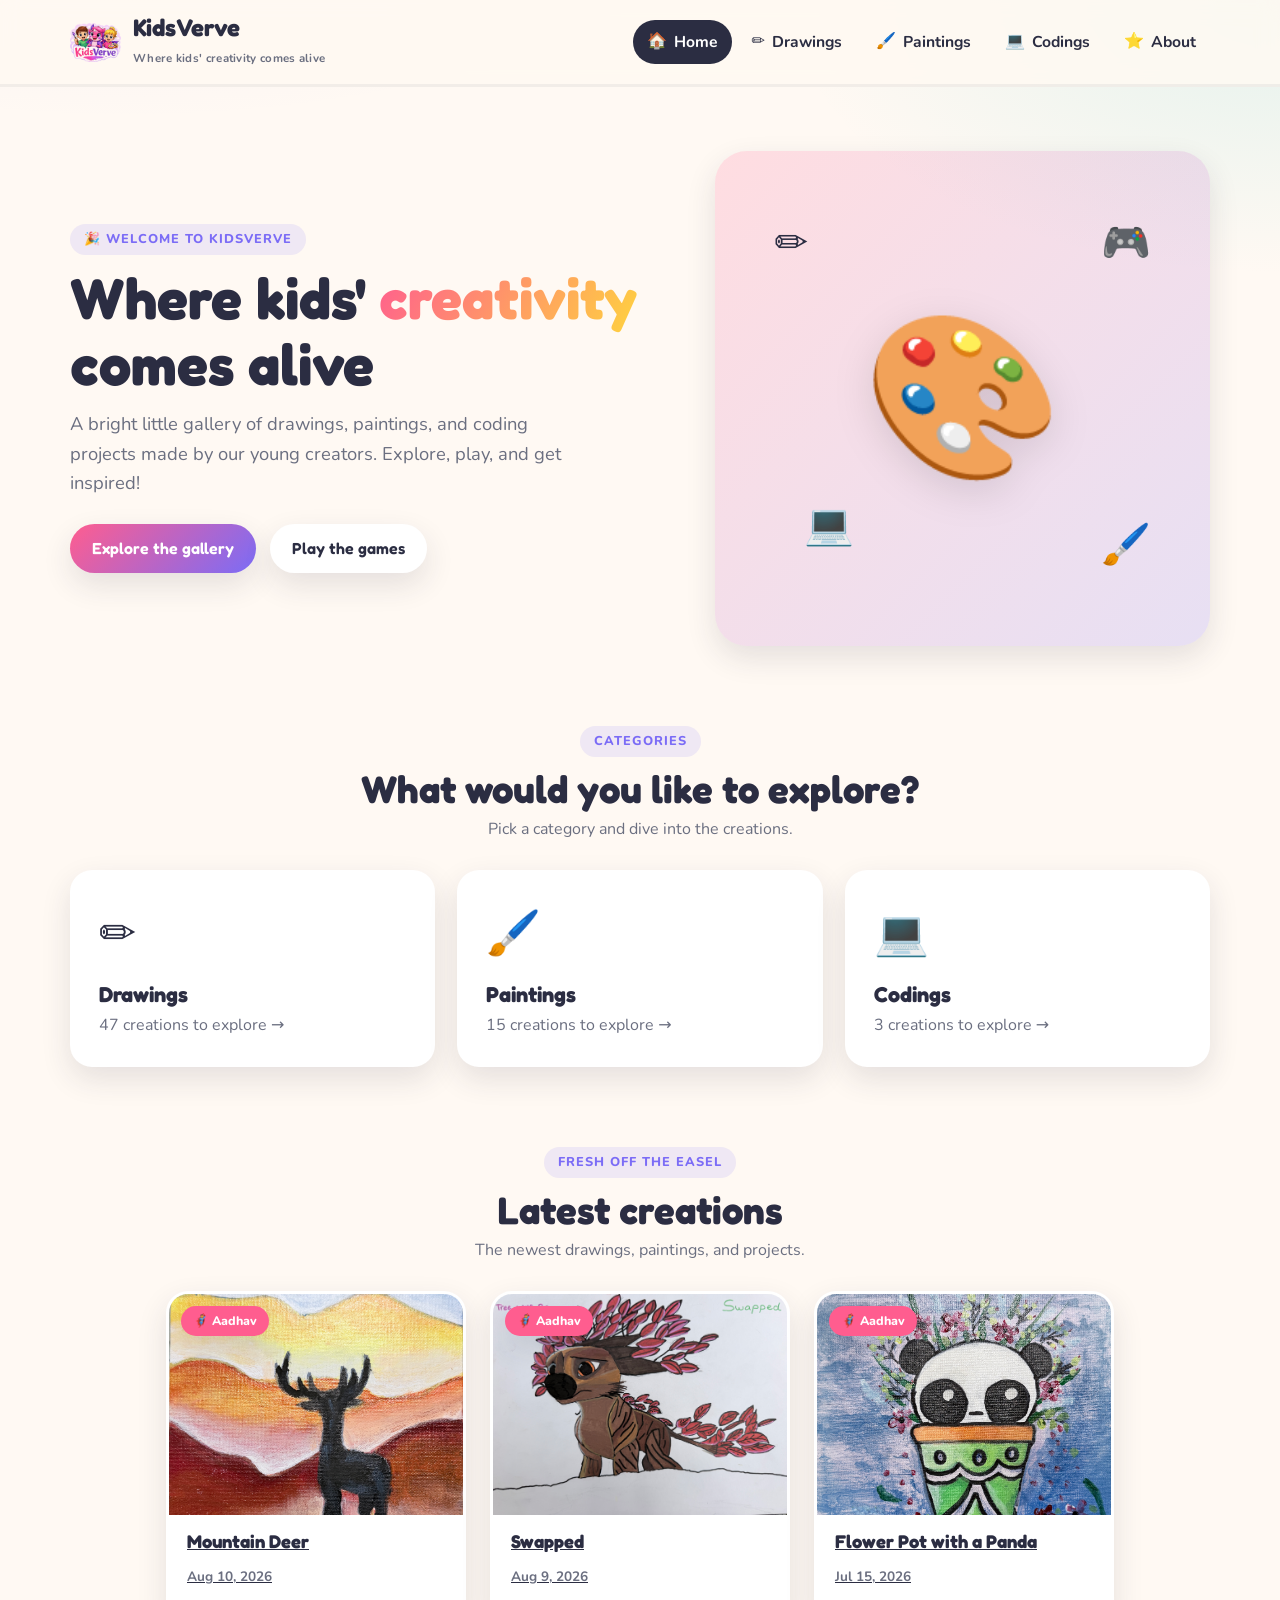
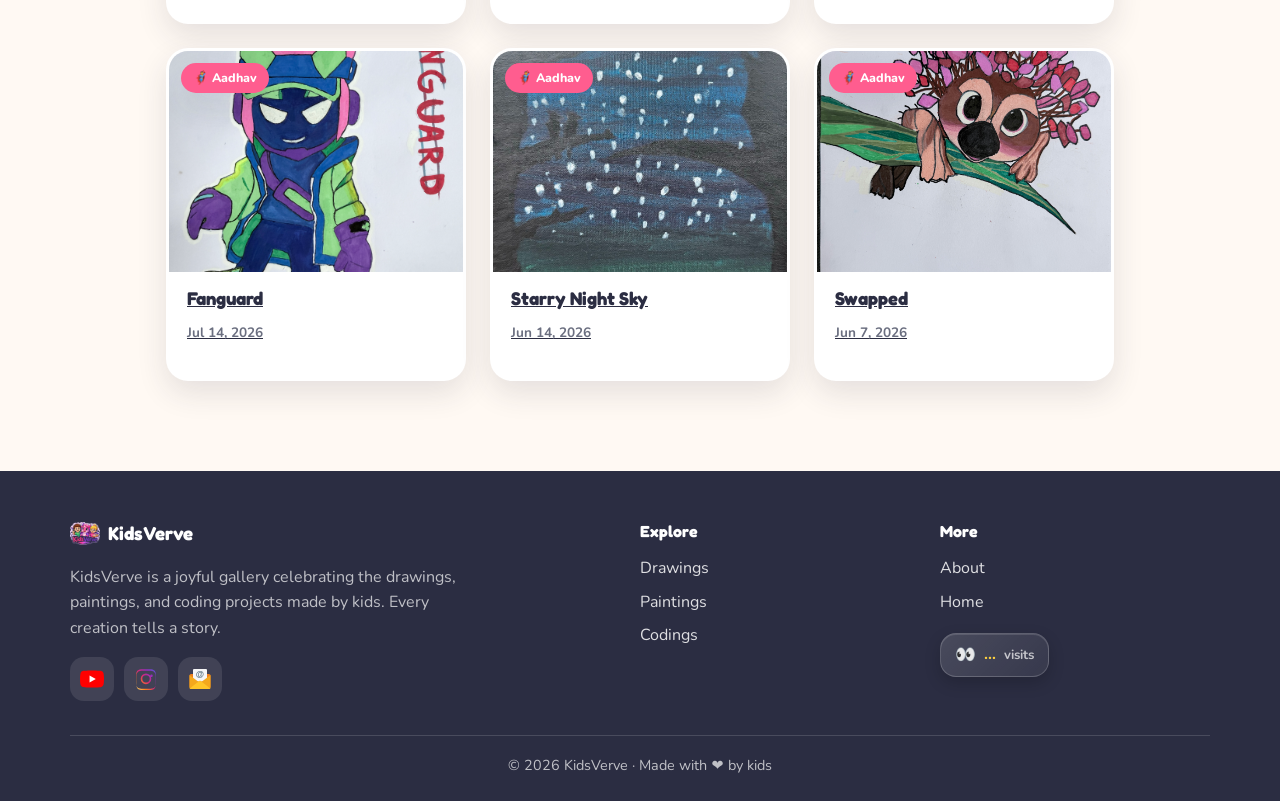
<file: index.html>
<!DOCTYPE html>
<html lang="en">
<head>
  <meta charset="UTF-8">
  <meta name="viewport" content="width=device-width, initial-scale=1.0">
  <title>KidsVerve · Where kids' creativity comes alive</title>
  <meta name="description" content="KidsVerve is a joyful gallery of drawings, paintings, and coding projects made by kids.">
  <link rel="icon" href="assets/util/kidsverve-logo.png">
  <link rel="preconnect" href="https://fonts.googleapis.com">
  <link rel="preconnect" href="https://fonts.gstatic.com" crossorigin>
  <link href="https://fonts.googleapis.com/css2?family=Fredoka:wght@500;600;700&family=Nunito:wght@400;600;700;800&display=swap" rel="stylesheet">
  <link rel="stylesheet" href="css/styles.css?v=3">
</head>
<body>
  <a class="skip-link" href="#main">Skip to content</a>
  <header class="site-header" id="site-header"></header>

  <main id="main">
    <section class="hero">
      <div class="container hero__grid">
        <div>
          <span class="eyebrow">🎉 Welcome to KidsVerve</span>
          <h1>Where kids' <span class="hl">creativity</span> comes alive</h1>
          <p>A bright little gallery of drawings, paintings, and coding projects made by our young creators. Explore, play, and get inspired!</p>
          <div class="hero__cta">
            <a class="btn btn--primary" href="drawings.html">Explore the gallery</a>
            <a class="btn btn--ghost" href="codings.html">Play the games</a>
          </div>
        </div>
        <div class="hero__art">
          <span class="blob" aria-hidden="true">🎨</span>
          <span class="floaty" aria-hidden="true">✏️</span>
          <span class="floaty" aria-hidden="true">🖌️</span>
          <span class="floaty" aria-hidden="true">💻</span>
          <span class="floaty" aria-hidden="true">🎮</span>
        </div>
      </div>
    </section>

    <section class="section">
      <div class="container">
        <div class="section__head">
          <span class="eyebrow">Categories</span>
          <h2>What would you like to explore?</h2>
          <p>Pick a category and dive into the creations.</p>
        </div>
        <div class="cats" data-cats></div>
      </div>
    </section>

    <section class="section">
      <div class="container">
        <div class="section__head">
          <span class="eyebrow">Fresh off the easel</span>
          <h2>Latest creations</h2>
          <p>The newest drawings, paintings, and projects.</p>
        </div>
        <div class="gallery" data-latest></div>
      </div>
    </section>
  </main>

  <footer class="site-footer" id="site-footer"></footer>
  <script type="module" src="js/home.js?v=6"></script>
</body>
</html>
</file>
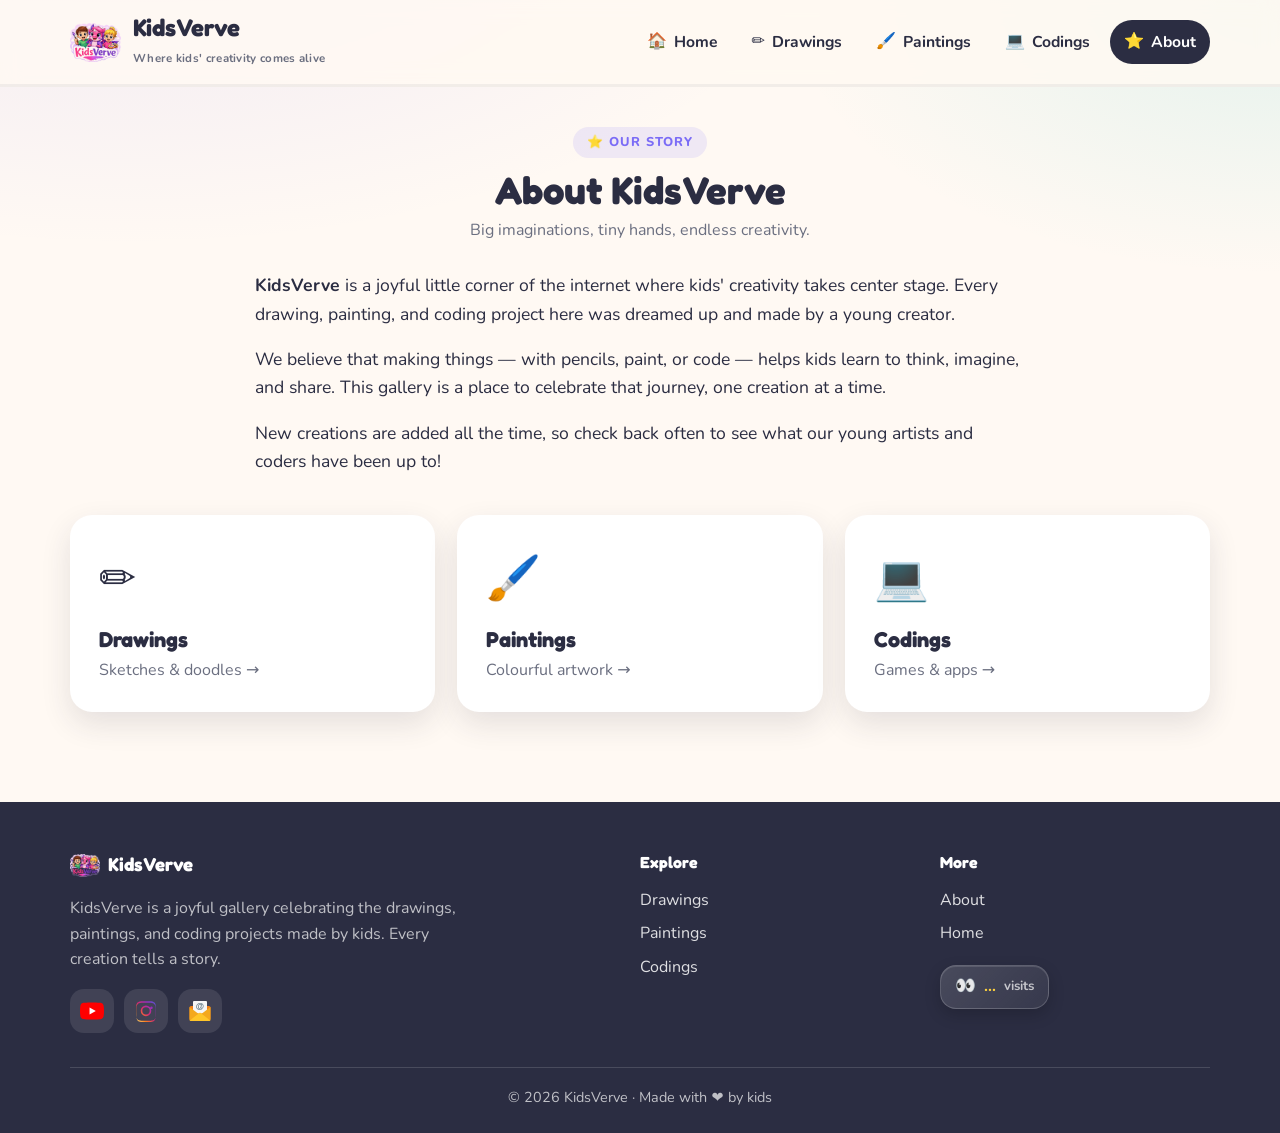
<file: about.html>
<!DOCTYPE html>
<html lang="en">
<head>
  <meta charset="UTF-8">
  <meta name="viewport" content="width=device-width, initial-scale=1.0">
  <title>About · KidsVerve</title>
  <meta name="description" content="Learn about KidsVerve, a joyful gallery of kids' creativity.">
  <link rel="icon" href="assets/util/kidsverve-logo.png">
  <link rel="preconnect" href="https://fonts.googleapis.com">
  <link rel="preconnect" href="https://fonts.gstatic.com" crossorigin>
  <link href="https://fonts.googleapis.com/css2?family=Fredoka:wght@500;600;700&family=Nunito:wght@400;600;700;800&display=swap" rel="stylesheet">
  <link rel="stylesheet" href="css/styles.css?v=3">
</head>
<body>
  <a class="skip-link" href="#main">Skip to content</a>
  <header class="site-header" id="site-header"></header>

  <main id="main" class="section">
    <div class="container">
      <div class="section__head">
        <span class="eyebrow">⭐ Our story</span>
        <h2>About KidsVerve</h2>
        <p>Big imaginations, tiny hands, endless creativity.</p>
      </div>

      <div style="max-width: 70ch; margin-inline: auto; font-size: 1.1rem;">
        <p><strong>KidsVerve</strong> is a joyful little corner of the internet where kids' creativity takes center stage. Every drawing, painting, and coding project here was dreamed up and made by a young creator.</p>
        <p>We believe that making things — with pencils, paint, or code — helps kids learn to think, imagine, and share. This gallery is a place to celebrate that journey, one creation at a time.</p>
        <p>New creations are added all the time, so check back often to see what our young artists and coders have been up to!</p>
      </div>

      <div class="cats" style="margin-top: 40px;">
        <a class="cat" href="drawings.html"><div class="cat__emoji">✏️</div><h3>Drawings</h3><p>Sketches & doodles →</p></a>
        <a class="cat" href="paintings.html"><div class="cat__emoji">🖌️</div><h3>Paintings</h3><p>Colourful artwork →</p></a>
        <a class="cat" href="codings.html"><div class="cat__emoji">💻</div><h3>Codings</h3><p>Games & apps →</p></a>
      </div>
    </div>
  </main>

  <footer class="site-footer" id="site-footer"></footer>
  <script type="module">
    import { initSite } from "./js/site.js?v=6";
    initSite().catch((e) => console.error(e));
  </script>
</body>
</html>
</file>
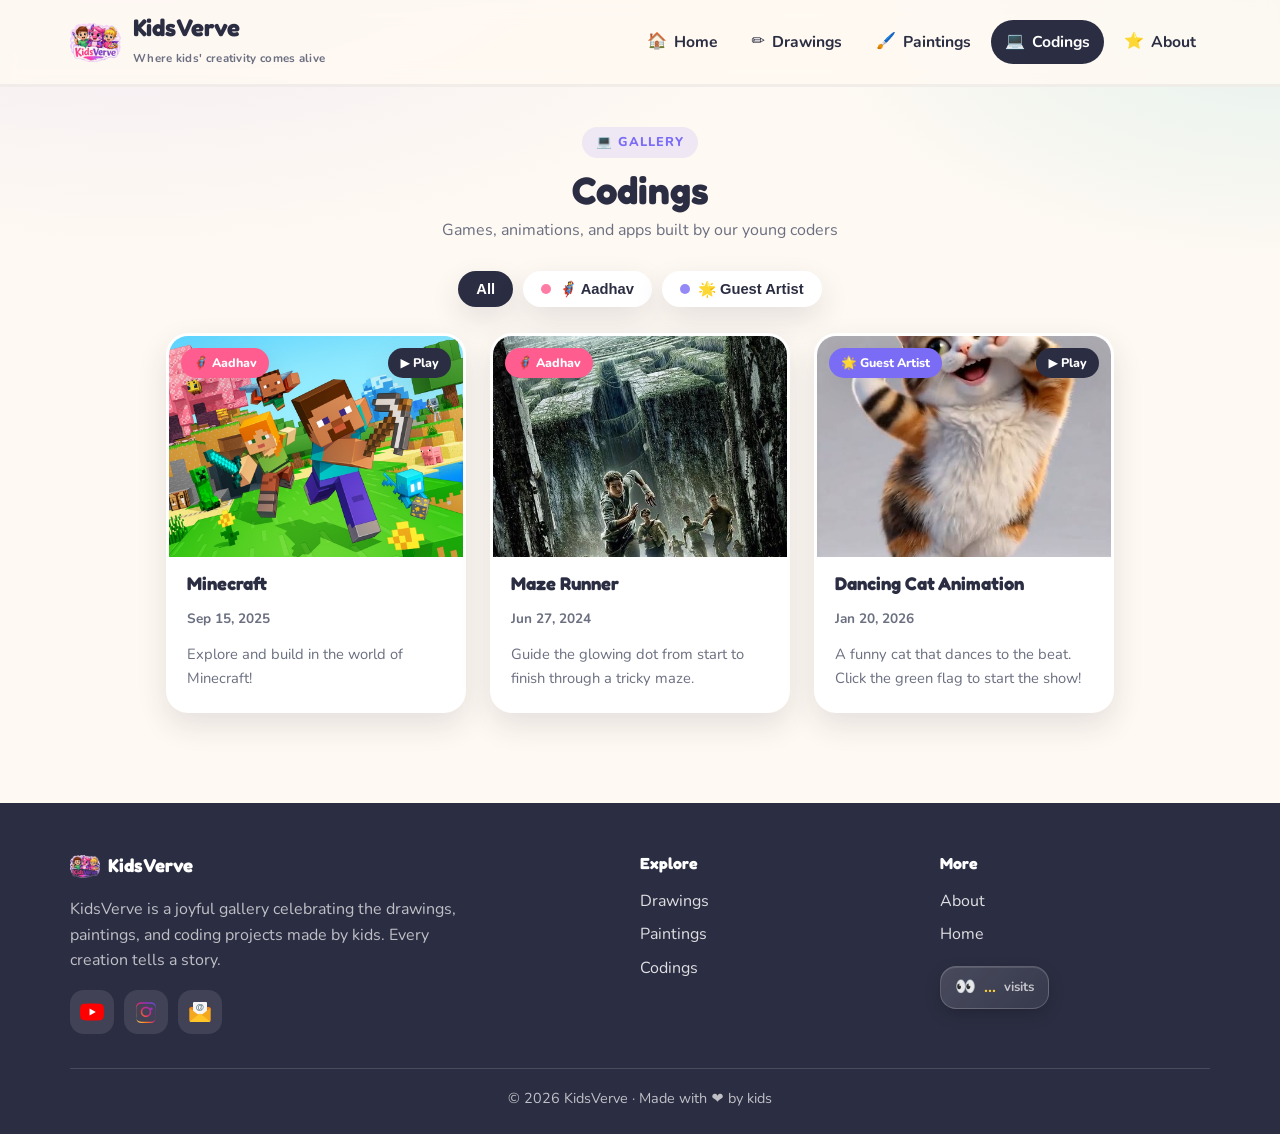
<file: codings.html>
<!DOCTYPE html>
<html lang="en">
<head>
  <meta charset="UTF-8">
  <meta name="viewport" content="width=device-width, initial-scale=1.0">
  <title>Codings · KidsVerve</title>
  <meta name="description" content="Games, animations, and apps built by the young coders at KidsVerve.">
  <link rel="icon" href="assets/util/kidsverve-logo.png">
  <link rel="preconnect" href="https://fonts.googleapis.com">
  <link rel="preconnect" href="https://fonts.gstatic.com" crossorigin>
  <link href="https://fonts.googleapis.com/css2?family=Fredoka:wght@500;600;700&family=Nunito:wght@400;600;700;800&display=swap" rel="stylesheet">
  <link rel="stylesheet" href="css/styles.css?v=3">
</head>
<body>
  <a class="skip-link" href="#main">Skip to content</a>
  <header class="site-header" id="site-header"></header>

  <main id="main" class="section" data-collection="data/codings.json">
    <div class="container">
      <div class="section__head">
        <span class="eyebrow">💻 Gallery</span>
        <h2 data-collection-title>Codings</h2>
        <p data-collection-subtitle>Loading…</p>
      </div>
      <div class="filters" data-filters hidden></div>
      <div class="gallery" data-gallery></div>
    </div>
  </main>

  <footer class="site-footer" id="site-footer"></footer>
  <script type="module" src="js/gallery.js?v=6"></script>
</body>
</html>
</file>
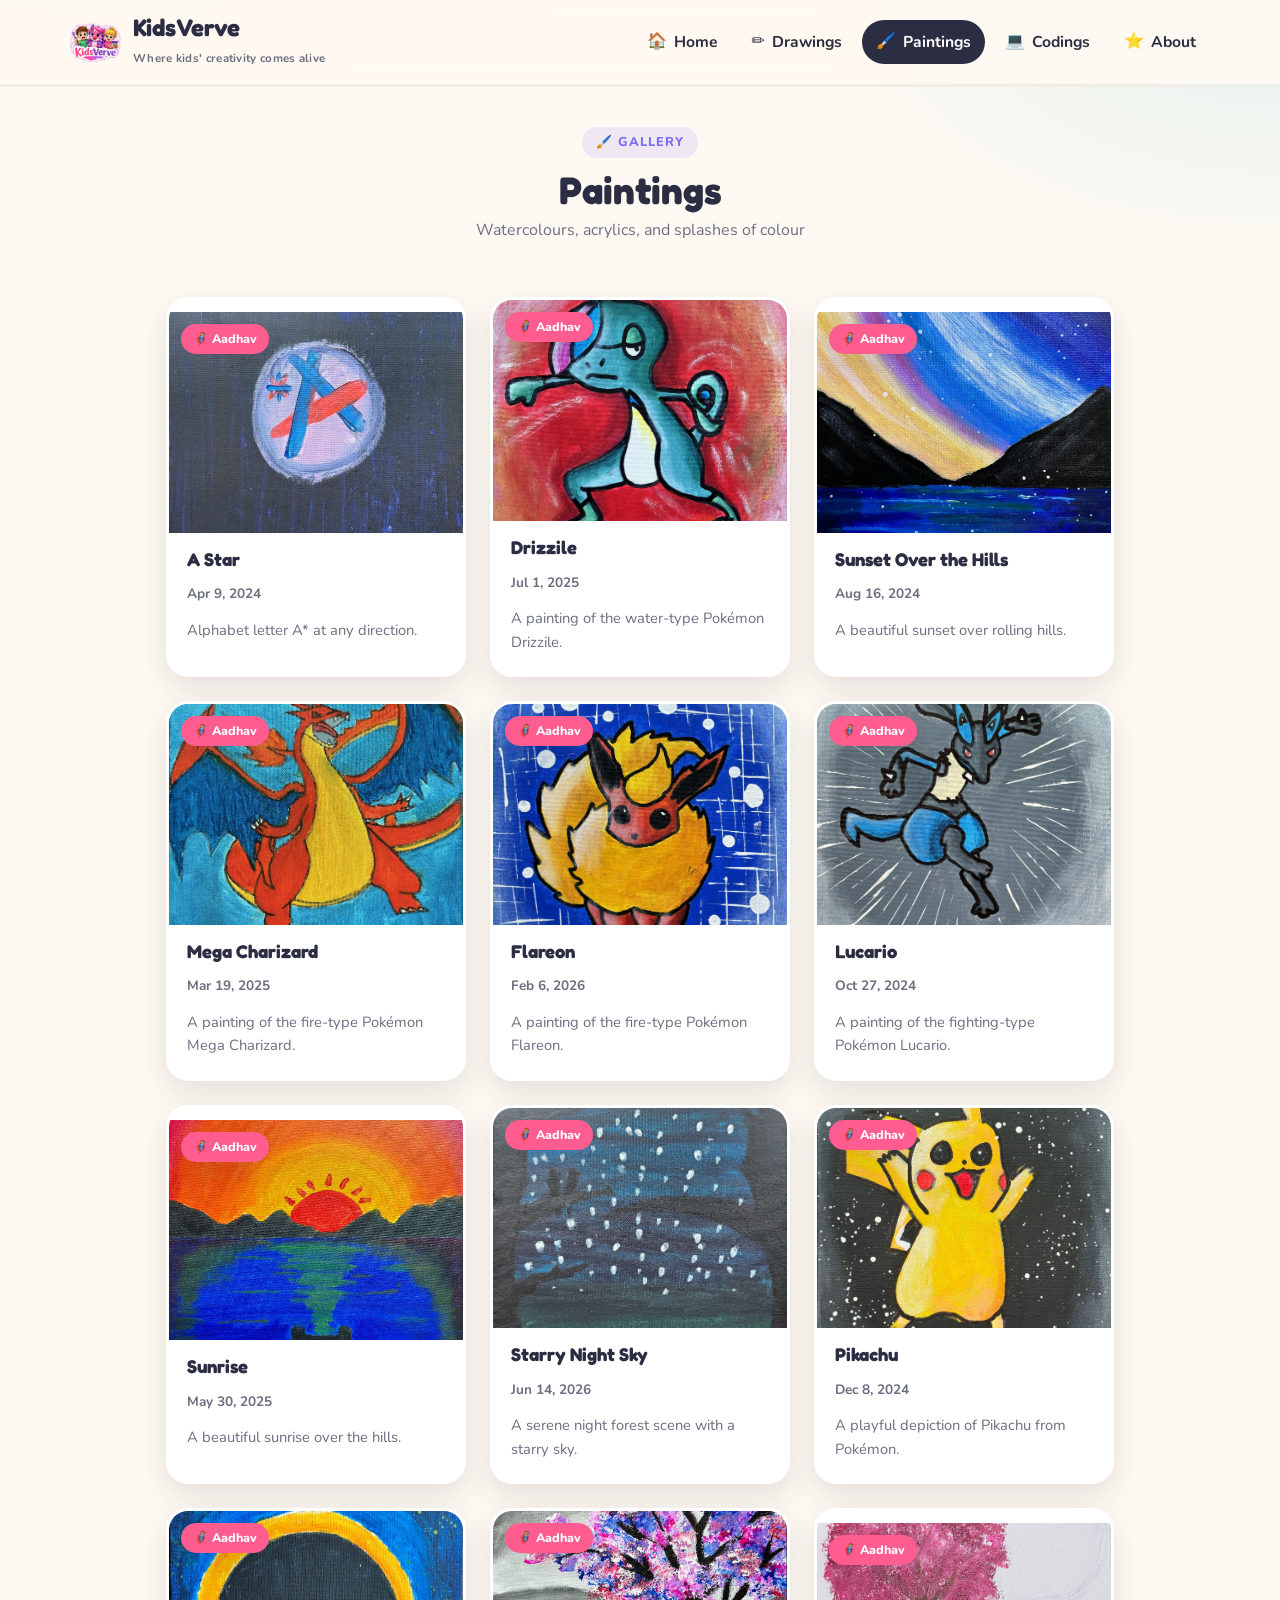
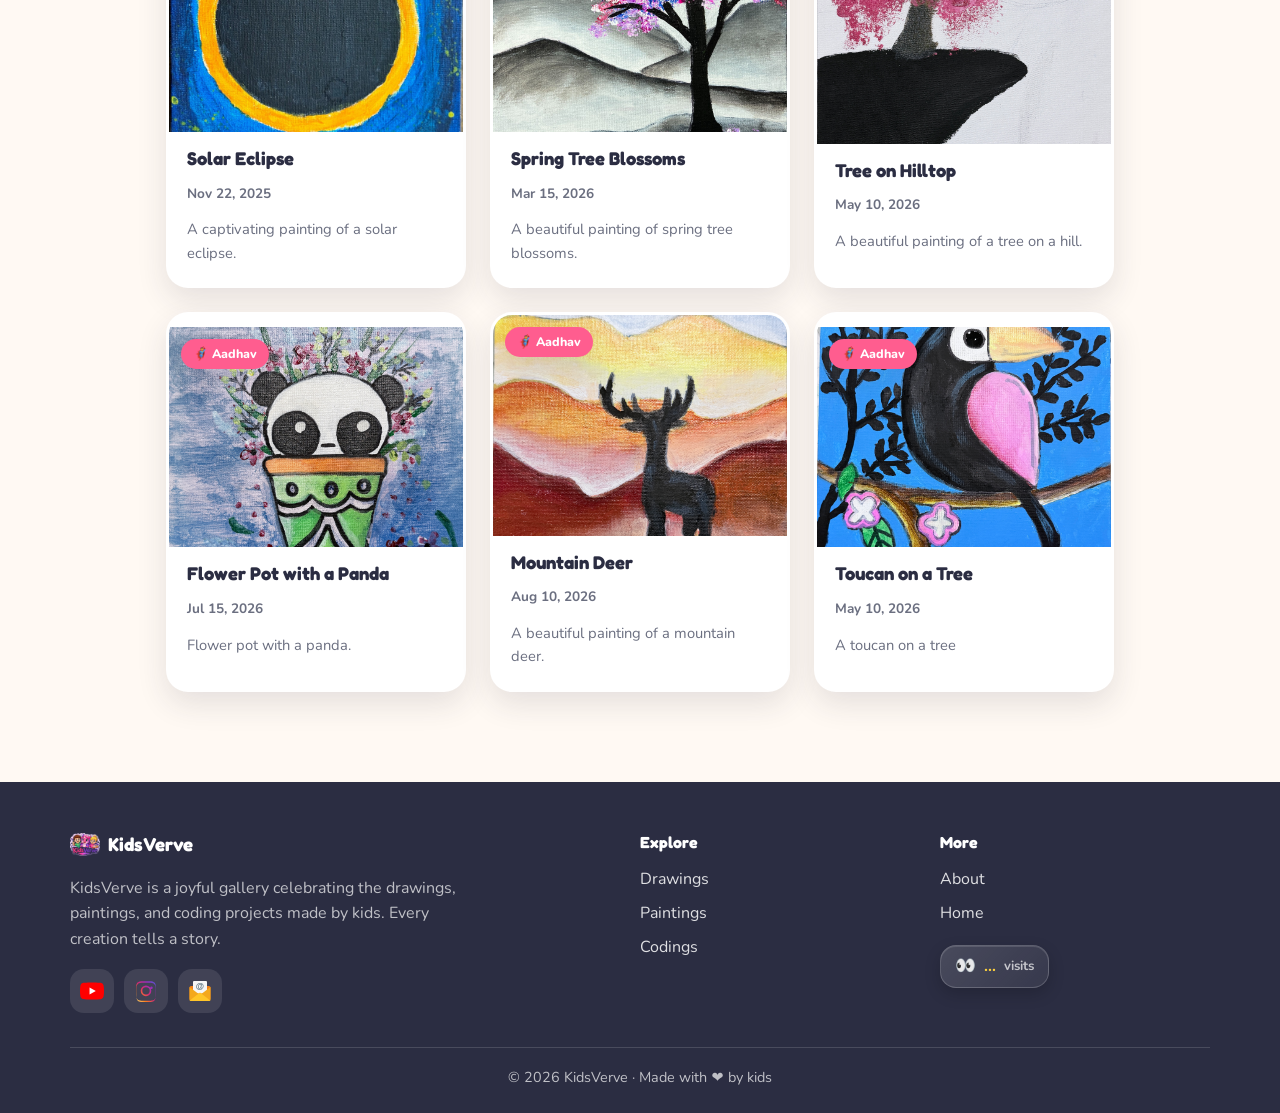
<file: paintings.html>
<!DOCTYPE html>
<html lang="en">
<head>
  <meta charset="UTF-8">
  <meta name="viewport" content="width=device-width, initial-scale=1.0">
  <title>Paintings · KidsVerve</title>
  <meta name="description" content="Watercolours, acrylics, and colourful paintings made by the kids at KidsVerve.">
  <link rel="icon" href="assets/util/kidsverve-logo.png">
  <link rel="preconnect" href="https://fonts.googleapis.com">
  <link rel="preconnect" href="https://fonts.gstatic.com" crossorigin>
  <link href="https://fonts.googleapis.com/css2?family=Fredoka:wght@500;600;700&family=Nunito:wght@400;600;700;800&display=swap" rel="stylesheet">
  <link rel="stylesheet" href="css/styles.css?v=3">
</head>
<body>
  <a class="skip-link" href="#main">Skip to content</a>
  <header class="site-header" id="site-header"></header>

  <main id="main" class="section" data-collection="data/paintings.json">
    <div class="container">
      <div class="section__head">
        <span class="eyebrow">🖌️ Gallery</span>
        <h2 data-collection-title>Paintings</h2>
        <p data-collection-subtitle>Loading…</p>
      </div>
      <div class="filters" data-filters hidden></div>
      <div class="gallery" data-gallery></div>
    </div>
  </main>

  <footer class="site-footer" id="site-footer"></footer>
  <script type="module" src="js/gallery.js?v=6"></script>
</body>
</html>
</file>
<file: css/styles.css>
/* ==========================================================================
   KidsVerve — playful, colourful theme
   Theme colours are also injected from data/site.json at runtime.
   ========================================================================== */

:root {
  --primary: #ff5d8f;
  --secondary: #3ec6c6;
  --accent: #ffd23f;
  --purple: #7b6cf6;
  --ink: #2b2d42;
  --paper: #fff9f3;
  --card: #ffffff;
  --muted: #6b6f80;
  --shadow: 0 12px 30px rgba(43, 45, 66, 0.12);
  --radius: 22px;
  --radius-sm: 14px;
  --font-head: "Fredoka", "Baloo 2", system-ui, sans-serif;
  --font-body: "Nunito", system-ui, -apple-system, "Segoe UI", sans-serif;
}

* { box-sizing: border-box; }

html { scroll-behavior: smooth; }

body {
  margin: 0;
  font-family: var(--font-body);
  color: var(--ink);
  background:
    radial-gradient(1200px 600px at 10% -10%, rgba(123, 108, 246, 0.12), transparent 60%),
    radial-gradient(900px 500px at 100% 0%, rgba(62, 198, 198, 0.14), transparent 55%),
    var(--paper);
  min-height: 100vh;
  line-height: 1.6;
}

h1, h2, h3, .brand__name { font-family: var(--font-head); line-height: 1.15; }

a { color: inherit; }

img { max-width: 100%; display: block; }

.container { width: min(1140px, 92vw); margin-inline: auto; }

.skip-link {
  position: absolute; left: -999px; top: 0;
  background: var(--ink); color: #fff; padding: 10px 16px; border-radius: 0 0 12px 0; z-index: 1000;
}
.skip-link:focus { left: 0; }

/* ---------- Header / Nav ---------- */
.site-header {
  position: sticky; top: 0; z-index: 50;
  backdrop-filter: saturate(1.4) blur(10px);
  background: rgba(255, 249, 243, 0.85);
  border-bottom: 3px solid rgba(43, 45, 66, 0.06);
}
.site-header__inner {
  display: flex; align-items: center; justify-content: space-between;
  gap: 16px; padding: 14px 0;
}
.brand { display: flex; align-items: center; gap: 12px; text-decoration: none; }
.brand__logo {
  width: 51px; height: 51px; display: grid; place-items: center; position: relative;
}
.brand__logo-img { width: 51px; height: 51px; object-fit: contain; display: block; }
.brand__name { font-size: 1.5rem; font-weight: 700; margin: 0; }
.brand__tag { font-size: .72rem; color: var(--muted); font-weight: 700; letter-spacing: .3px; }

.nav { display: flex; align-items: center; gap: 6px; }
.nav a {
  text-decoration: none; font-weight: 700; font-size: .98rem;
  padding: 9px 14px; border-radius: 999px; color: var(--ink);
  display: inline-flex; align-items: center; gap: 7px; transition: all .18s ease;
}
.nav a:hover { background: rgba(123, 108, 246, 0.12); transform: translateY(-1px); }
.nav a.is-active { background: var(--ink); color: #fff; }
.nav a .nav__icon { font-size: 1rem; }

.nav-toggle {
  display: none; border: 0; background: var(--ink); color: #fff;
  width: 46px; height: 46px; border-radius: 14px; font-size: 22px; cursor: pointer;
}

/* ---------- Buttons ---------- */
.btn {
  display: inline-flex; align-items: center; gap: 8px; cursor: pointer;
  font-family: var(--font-head); font-weight: 600; text-decoration: none;
  padding: 12px 22px; border-radius: 999px; border: 0; font-size: 1rem;
  transition: transform .15s ease, box-shadow .15s ease;
}
.btn--primary { background: linear-gradient(135deg, var(--primary), var(--purple)); color: #fff; box-shadow: var(--shadow); }
.btn--ghost { background: #fff; color: var(--ink); box-shadow: var(--shadow); }
.btn:hover { transform: translateY(-2px); }
.btn:focus-visible { outline: 3px solid var(--accent); outline-offset: 2px; }

/* ---------- Hero ---------- */
.hero { padding: 64px 0 40px; }
.hero__grid { display: grid; grid-template-columns: 1.1fr .9fr; gap: 40px; align-items: center; }
.hero h1 { font-size: clamp(2.2rem, 5vw, 3.6rem); margin: 0 0 12px; }
.hero h1 .hl {
  background: linear-gradient(120deg, var(--primary), var(--accent));
  -webkit-background-clip: text; background-clip: text; color: transparent;
}
.hero p { font-size: 1.15rem; color: var(--muted); max-width: 46ch; margin: 0 0 26px; }
.hero__cta { display: flex; gap: 14px; flex-wrap: wrap; }
.hero__art {
  aspect-ratio: 1/1; border-radius: 32px; position: relative; overflow: hidden;
  background: linear-gradient(135deg, rgba(255,93,143,.18), rgba(123,108,246,.18));
  box-shadow: var(--shadow); display: grid; place-items: center;
}
.hero__art .blob { font-size: clamp(80px, 18vw, 160px); filter: drop-shadow(0 10px 20px rgba(0,0,0,.12)); }
.floaty { position: absolute; font-size: 40px; animation: float 5s ease-in-out infinite; }
.floaty:nth-child(2) { top: 12%; left: 12%; animation-delay: .4s; }
.floaty:nth-child(3) { bottom: 14%; right: 12%; animation-delay: 1s; }
.floaty:nth-child(4) { bottom: 18%; left: 18%; animation-delay: 1.6s; }
.floaty:nth-child(5) { top: 12%; right: 12%; animation-delay: 2.2s; }
@keyframes float { 0%,100%{ transform: translateY(0) rotate(-4deg);} 50%{ transform: translateY(-14px) rotate(4deg);} }

/* ---------- Section headings ---------- */
.section { padding: 40px 0; }
.section__head { text-align: center; margin-bottom: 28px; }
.section__head h2 { font-size: clamp(1.6rem, 3.5vw, 2.4rem); margin: 0 0 6px; }
.section__head p { color: var(--muted); margin: 0; }
.eyebrow {
  display: inline-block; font-weight: 800; font-size: .8rem; letter-spacing: 1px;
  text-transform: uppercase; color: var(--purple);
  background: rgba(123,108,246,.12); padding: 5px 14px; border-radius: 999px; margin-bottom: 10px;
}

/* ---------- Category cards (home) ---------- */
.cats { display: grid; grid-template-columns: repeat(3, 1fr); gap: 22px; }
.cat {
  text-decoration: none; color: var(--ink); background: var(--card);
  border-radius: var(--radius); padding: 26px; box-shadow: var(--shadow);
  border: 3px solid transparent; transition: transform .18s ease, border-color .18s ease;
}
.cat:hover { transform: translateY(-6px); border-color: var(--accent); }
.cat__emoji { font-size: 44px; }
.cat h3 { margin: 12px 0 6px; font-size: 1.35rem; }
.cat p { margin: 0; color: var(--muted); }

/* ---------- Filters ---------- */
.filters { display: flex; flex-wrap: wrap; gap: 10px; justify-content: center; margin-bottom: 26px; }
.chip {
  border: 0; cursor: pointer; font-weight: 800; font-size: .92rem;
  padding: 9px 18px; border-radius: 999px; background: #fff; color: var(--ink);
  box-shadow: var(--shadow); display: inline-flex; align-items: center; gap: 8px;
  transition: transform .15s ease;
}
.chip:hover { transform: translateY(-2px); }
.chip.is-active { color: #fff; }
.chip .dot { width: 10px; height: 10px; border-radius: 50%; background: currentColor; opacity: .8; }

/* ---------- Gallery grid ---------- */
.gallery { display: grid; grid-template-columns: repeat(auto-fill, minmax(260px, 300px)); gap: 24px; justify-content: center; }
.card {
  background: var(--card); border-radius: var(--radius); overflow: hidden;
  box-shadow: var(--shadow); cursor: pointer; border: 3px solid transparent;
  transition: transform .18s ease, border-color .18s ease; text-align: left;
  padding: 0; font: inherit; color: inherit; width: 100%;
}
.card:hover { transform: translateY(-6px); border-color: var(--secondary); }
.card:focus-visible { outline: 3px solid var(--accent); outline-offset: 2px; }
.card__media { aspect-ratio: 4/3; overflow: hidden; background: linear-gradient(135deg, #f3f0ff, #e7fbfb); position: relative; }
.card__media img { width: 100%; height: 100%; object-fit: cover; transition: transform .3s ease; }
.card:hover .card__media img { transform: scale(1.06); }
.card__badge {
  position: absolute; top: 12px; left: 12px; color: #fff; font-weight: 800; font-size: .78rem;
  padding: 5px 12px; border-radius: 999px; box-shadow: var(--shadow);
}
.card__badge--type { right: 12px; left: auto; background: var(--ink); }
.card__body { padding: 16px 18px 20px; }
.card__body h3 { margin: 0 0 6px; font-size: 1.15rem; }
.card__meta { display: flex; align-items: center; gap: 8px; color: var(--muted); font-size: .85rem; font-weight: 700; }
.card__desc { margin: 8px 0 0; color: var(--muted); font-size: .92rem; display: -webkit-box; -webkit-line-clamp: 2; -webkit-box-orient: vertical; overflow: hidden; }

.empty { text-align: center; color: var(--muted); padding: 40px; font-weight: 700; }

/* ---------- Lightbox / modal ---------- */
.lightbox {
  position: fixed; inset: 0; z-index: 100; display: none;
  align-items: center; justify-content: center; padding: 20px;
  background: rgba(43, 45, 66, 0.72); backdrop-filter: blur(4px);
}
.lightbox[open], .lightbox.is-open { display: flex; }
.lightbox__panel {
  background: var(--card); border-radius: var(--radius); max-width: 900px; width: 100%;
  max-height: 90vh; overflow: auto; box-shadow: var(--shadow); position: relative;
}
.lightbox__close {
  position: absolute; top: 14px; right: 14px; z-index: 2; border: 0; cursor: pointer;
  width: 44px; height: 44px; border-radius: 50%; background: var(--ink); color: #fff; font-size: 22px;
}
.lightbox__toolbar {
  position: absolute; top: 14px; right: 14px; z-index: 4; display: flex; gap: 8px;
}
.lightbox__tool {
  border: 0; cursor: pointer; width: 44px; height: 44px; border-radius: 50%;
  background: var(--ink); color: #fff; font-size: 20px; line-height: 1;
  display: flex; align-items: center; justify-content: center;
  transition: transform .15s ease, background .15s ease;
}
.lightbox__tool:hover { transform: scale(1.08); }
.lightbox__tool.is-playing { background: var(--brand, #ff5d8f); }
.lightbox__tool.lightbox__close { position: static; top: auto; right: auto; }
.lightbox__tool[hidden] { display: none; }
.lightbox__nav {
  position: absolute; top: 50%; transform: translateY(-50%); z-index: 4; border: 0; cursor: pointer;
  width: 52px; height: 52px; border-radius: 50%; background: rgba(43, 45, 66, .55); color: #fff;
  font-size: 34px; line-height: 1; display: flex; align-items: center; justify-content: center;
  transition: background .15s ease, transform .15s ease;
}
.lightbox__nav:hover { background: var(--ink); }
.lightbox__nav--prev { left: 14px; }
.lightbox__nav--next { right: 14px; }
.lightbox__nav[hidden] { display: none; }
.lightbox__counter { font-weight: 700; color: var(--muted); margin-left: 6px; }
.lightbox__media { width: 100%; background: linear-gradient(135deg, #f3f0ff, #e7fbfb); }
.lightbox__media img { width: 100%; max-height: 60vh; object-fit: contain; }
.lightbox__embed { position: relative; width: 100%; aspect-ratio: 16/11; }
.lightbox__embed iframe { position: absolute; inset: 0; width: 100%; height: 100%; border: 0; }
.lightbox__body { padding: 22px 26px 26px; }
.lightbox__body h3 { margin: 0 0 8px; font-size: 1.6rem; }
.lightbox__links { display: flex; flex-wrap: wrap; gap: 10px; margin-top: 16px; }

/* Fullscreen image view */
.lightbox:fullscreen { padding: 0; background: #000; }
.lightbox:fullscreen .lightbox__panel {
  max-width: none; width: 100vw; height: 100vh; max-height: none; border-radius: 0; background: #000;
}
.lightbox:fullscreen .lightbox__media {
  height: 100vh; display: flex; align-items: center; justify-content: center; background: #000;
}
.lightbox:fullscreen .lightbox__media img { width: auto; max-width: 100vw; max-height: 100vh; }
.lightbox:fullscreen .lightbox__body { display: none; }

/* ---------- Footer ---------- */
.site-footer { margin-top: 50px; background: var(--ink); color: #fff; padding: 48px 0 24px; }
.site-footer a { color: rgba(255,255,255,.85); text-decoration: none; }
.site-footer a:hover { color: var(--accent); }
.footer__grid { display: grid; grid-template-columns: 2fr 1fr 1fr; gap: 30px; }
.footer__about h3 { margin: 0 0 10px; display: flex; align-items: center; gap: 8px; }
.footer__logo { width: 30px; height: 30px; object-fit: contain; flex: 0 0 auto; }
.footer__about p { color: rgba(255,255,255,.7); max-width: 40ch; }
.footer__col h4 { margin: 0 0 12px; font-family: var(--font-head); }
.footer__col ul { list-style: none; margin: 0; padding: 0; display: grid; gap: 8px; }
.footer__social { display: flex; gap: 10px; margin-top: 16px; }
.footer__social-icons { display: flex; gap: 10px; }
.footer__social a {
  width: 44px; height: 44px; border-radius: 14px; display: grid; place-items: center;
  background: rgba(255,255,255,.1); font-size: 20px; transition: background .18s ease;
}
.footer__social a:hover { background: rgba(255,255,255,.2); }
.footer__bottom { margin-top: 34px; padding-top: 18px; border-top: 1px solid rgba(255,255,255,.14); text-align: center; color: rgba(255,255,255,.7); font-size: .9rem; }
.footer__col { position: relative; }
.footer__visits {
  display: inline-flex; align-items: center; gap: 8px; margin-top: 18px;
  padding: 8px 14px; border-radius: 16px;
  background: linear-gradient(135deg, rgba(255,255,255,.14), rgba(255,255,255,.06));
  border: 1px solid rgba(255,255,255,.18);
  box-shadow: 0 6px 16px rgba(0,0,0,.18), inset 0 1px 0 rgba(255,255,255,.12);
  font-weight: 800; font-size: .82rem; color: rgba(255,255,255,.9); white-space: nowrap;
}
.footer__visits-icon { font-size: 1.05rem; line-height: 1; }
.footer__visits-num strong { color: var(--accent); font-size: 1rem; }
.footer__visits-label { color: rgba(255,255,255,.7); font-weight: 700; }

/* ---------- Responsive ---------- */
@media (max-width: 860px) {
  .hero__grid { grid-template-columns: 1fr; }
  .hero__art { order: -1; max-width: 360px; margin-inline: auto; }
  .cats { grid-template-columns: 1fr; }
  .footer__grid { grid-template-columns: 1fr; }
  .nav-toggle { display: inline-grid; place-items: center; }
  .nav {
    position: absolute; top: 74px; right: 4vw; flex-direction: column; align-items: stretch;
    background: #fff; padding: 12px; border-radius: 18px; box-shadow: var(--shadow);
    width: min(240px, 80vw); display: none;
  }
  .nav.is-open { display: flex; }
}

@media (prefers-reduced-motion: reduce) {
  * { animation: none !important; transition: none !important; }
  html { scroll-behavior: auto; }
}
</file>
